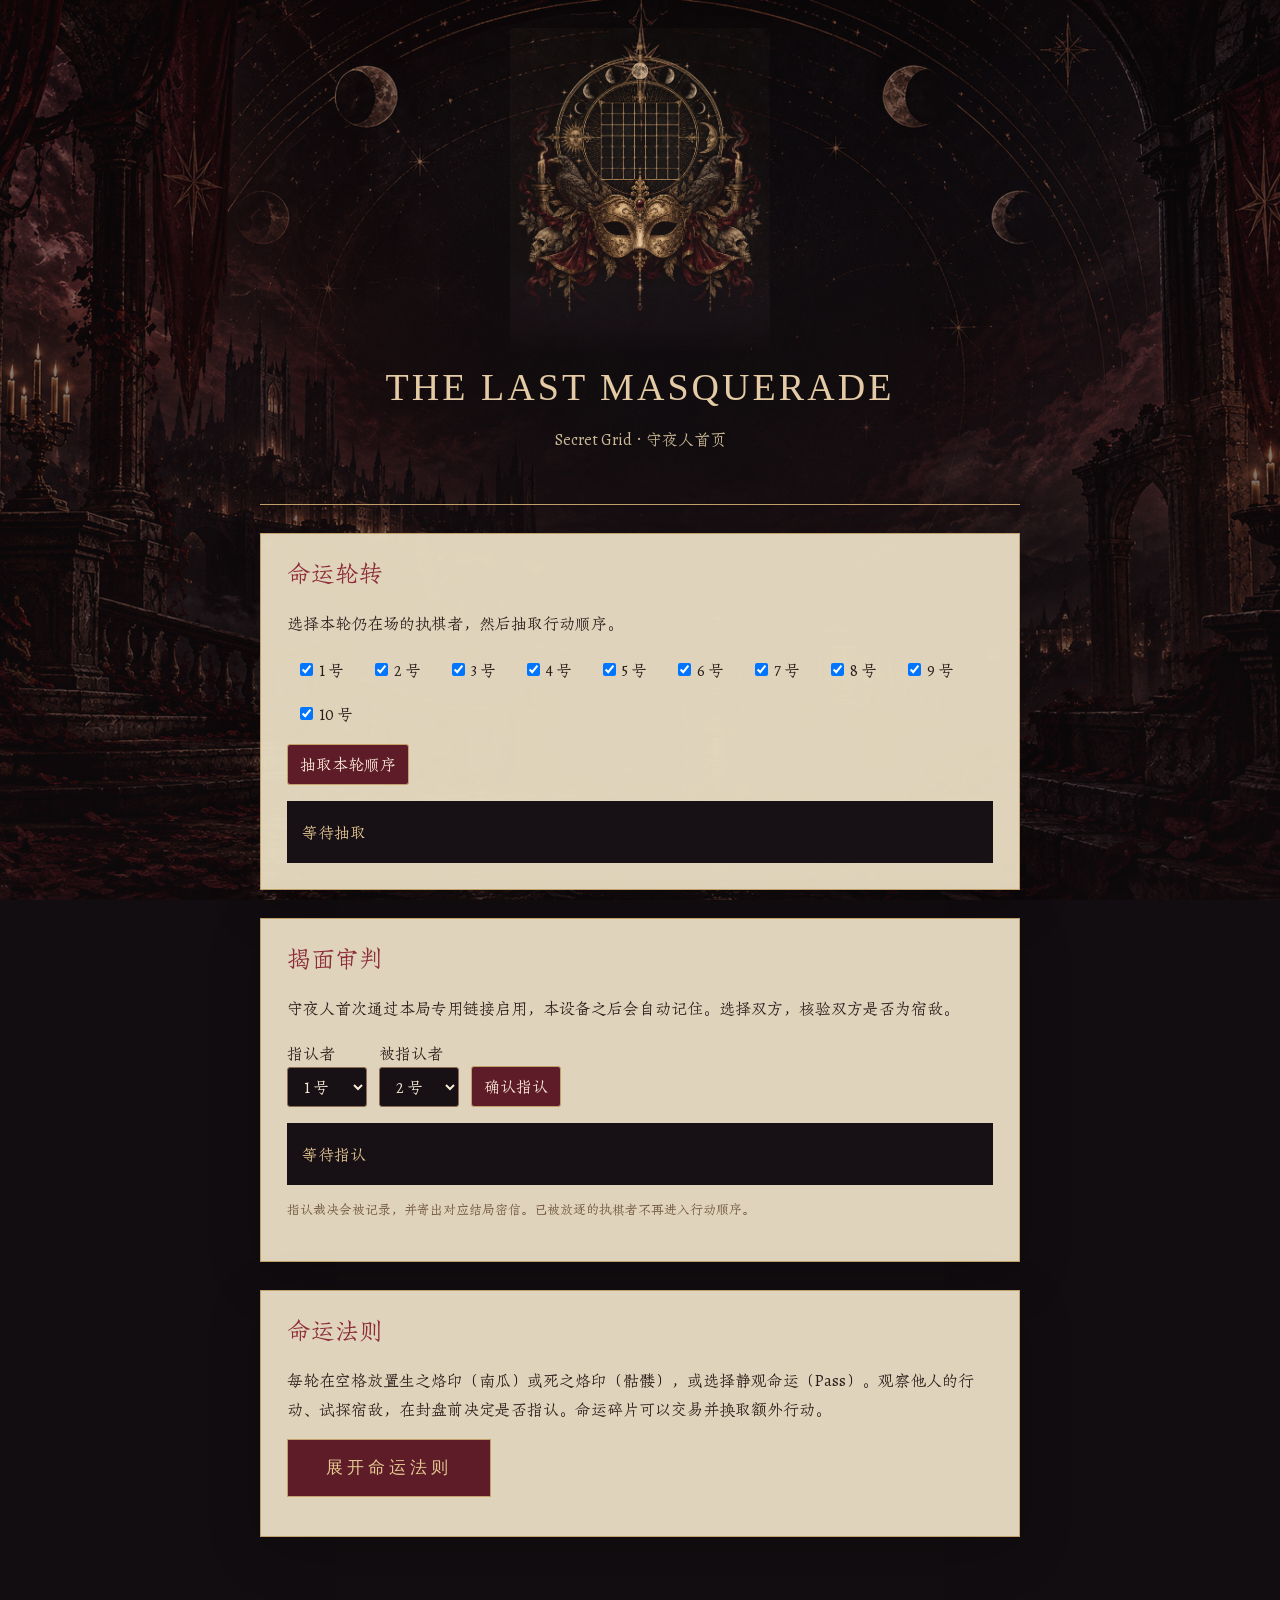
<file: site/index.html>
<!doctype html><html lang="zh-CN"><head><meta charset="utf-8"><meta name="viewport" content="width=device-width,initial-scale=1"><title>Secret Grid · 守夜人首页</title><style>
body{margin:0;background:#171115;color:#eadfce;font-family:Georgia,"Songti SC",serif}.wrap{max-width:760px;margin:auto;padding:38px 20px 80px}header{text-align:center;padding:34px 0;border-bottom:1px solid #70503d}h1{font-size:clamp(30px,7vw,47px);font-weight:normal;margin:0;color:#e4cba5}header p{color:#b9a28d}section{margin-top:28px;background:#292020;border:1px solid #64413b;padding:26px}h2{color:#d7b883;font-weight:normal;margin-top:0}p,label{line-height:1.8;color:#d0c2b2}button,input,select{font:inherit;padding:10px 12px;border:1px solid #8d6b50;border-radius:3px}input,select{background:#171115;color:#f6ead6}button{background:#74323b;color:#fff1dc;cursor:pointer}.grid{display:flex;flex-wrap:wrap;gap:9px;margin:12px 0}.grid label{background:#171115;padding:3px 9px}.result{padding:15px;background:#171115;margin-top:16px;color:#e9c995;line-height:2;min-height:24px}.row{display:flex;gap:12px;flex-wrap:wrap;align-items:end}.row label{display:flex;flex-direction:column}.note{font-size:13px;color:#b4a294}
@font-face{font-family:Zhuque;src:url(fonts/zhuque-fangsong.woff2)}body{background:#120D10;font-family:Zhuque,serif}section{background:#E8DCC2;color:#2B1D1A;border:1px solid #C2A06A}section p,section label{color:#2B1D1A}h2{color:#8C2A38}.grid label{background:transparent}.wrap{max-width:760px}header{border-color:#C2A06A}button{background:#5E1B28;border-color:#C2A06A}
body{background:linear-gradient(#120d1070,#120d10d9),url(assets/web/bg.jpg) center top/cover fixed,#120d10}
.wrap{padding-top:18px}header{padding-top:10px;padding-bottom:34px}header h1{font-family:Georgia,'Times New Roman',serif;letter-spacing:.08em;text-transform:uppercase;font-size:clamp(25px,6vw,38px)}header p{color:#cdbb98}
.hero-art{display:block;width:min(260px,70vw);height:auto;margin:0 auto 12px;mask-image:linear-gradient(#000 80%,transparent);-webkit-mask-image:linear-gradient(#000 80%,transparent)}
section .note{color:#70543e}.hero-art{mix-blend-mode:screen}section{background:#e8dcc2f5;box-shadow:0 14px 50px #0003}select{max-width:100%}
.rules-cta{display:inline-block;padding:16px 38px;background:#5e1b28;border:1px solid #c2a06a;color:#e3c98f;font:17px/1.4 'Songti SC','Noto Serif SC','Source Han Serif SC',STSong,SimSun,serif;letter-spacing:4px;text-decoration:none;text-align:center}
.rules-cta:hover{background:#74323b}.rules-cta:focus-visible,button:focus-visible,select:focus-visible{outline:2px solid #c2a06a;outline-offset:4px}
@media(max-width:600px){body{background-attachment:scroll}.hero-art{width:210px}.rules-cta{padding:15px 24px;font-size:16px;letter-spacing:3px}}
</style><link rel="stylesheet" href="page-actions.css"><link rel="stylesheet" href="host-control.css"></head><body><main class="wrap"><header><img class="hero-art" src="assets/web/hero.png" width="1122" height="1402" alt="金色假面与命运之盘"><h1>The Last Masquerade</h1><p>Secret Grid · 守夜人首页</p></header><p id="rememberedIdentity" hidden><a href="rules_new.html">返回我的密信</a></p>
<section><h2>命运轮转</h2><p>选择本轮仍在场的执棋者，然后抽取行动顺序。</p><div class="grid" id="players"></div><button id="shuffle">抽取本轮顺序</button><div class="result" id="order" aria-live="polite">等待抽取</div></section>
<section><h2>揭面审判</h2><p>守夜人首次通过本局专用链接启用，本设备之后会自动记住。选择双方，核验双方是否为宿敌。</p><div hidden><label for="key">本局核验码</label><div class="row"><input id="key" type="text" autocomplete="off" spellcheck="false" placeholder="粘贴核验码"><button id="load">启用核验</button></div><p class="note" id="keyStatus">核验码由发信脚本生成，请勿发送给执棋者。</p></div><div class="row"><label>指认者<select id="accuser"></select></label><label>被指认者<select id="target"></select></label><button id="judge">确认指认</button></div><div class="result" id="verdict" aria-live="polite">等待指认</div><p class="note">指认裁决会被记录，并寄出对应结局密信。已被放逐的执棋者不再进入行动顺序。</p></section>
<section id="endingControl" hidden><h2>午夜裁决 · 结局邮件</h2><p>指认正确，仅宿敌立即判负、被放逐并收到失败结局；指认者仍待封盘裁决；指认错误，仅指认者判负并被放逐，真正宿敌仍待封盘裁决，双方可能皆败。</p><p id="endingOverview"></p><ul id="endingPlayers"></ul><div class="ending-toolbar"><button id="refreshEndings" type="button">查看裁决进展</button><button id="revealPairs" type="button" disabled>揭晓宿敌条件</button></div><p class="note">封盘前选择每对中哪一边的棋盘条件成立。已因指认错误被放逐者，结局不再改变；双方可能皆败。</p><form id="endingChoices"></form><div class="ending-toolbar"><button id="previewSettlement" type="button" disabled>预览封盘结局</button><button id="settleGame" type="button" disabled>封盘并寄出结局</button><button id="retryEndingMail" type="button" disabled>补寄结局密信</button></div><div id="settlementPreview" aria-live="polite"></div><p class="note" id="endingStatus" role="status" aria-live="polite">等待连接裁决服务。</p></section><section><h2>命运法则</h2><p>每轮在空格放置生之烙印（南瓜）或死之烙印（骷髅），或选择静观命运（Pass）。观察他人的行动、试探宿敌，在封盘前决定是否指认。命运碎片可以交易并换取额外行动。</p><p class="note"><a class="rules-cta" href="rules_new.html#rules">展开命运法则</a></p></section></main>
<script>
const players=document.querySelector('#players');const ids=Array.from({length:10},(_,i)=>i+1);ids.forEach(n=>{const label=document.createElement('label');const box=document.createElement('input');box.type='checkbox';box.value=n;box.checked=true;label.append(box,' '+n+' 号');players.append(label)});for(const id of ['accuser','target'])ids.forEach(n=>document.querySelector('#'+id).add(new Option(n+' 号',n)));document.querySelector('#target').value='2';
document.querySelector('#shuffle').onclick=()=>{const a=[...players.querySelectorAll('input:checked')].map(x=>x.value);if(!a.length){document.querySelector('#order').textContent='请至少选择一位执棋者。';return}for(let i=a.length-1;i>0;i--){const j=Math.floor(Math.random()*(i+1));[a[i],a[j]]=[a[j],a[i]]}document.querySelector('#order').textContent=a.map(x=>x+' 号').join('　→　')};
let pairs=null;document.querySelector('#load').onclick=()=>{try{const raw=document.querySelector('#key').value.trim();if(!raw.startsWith('SG1:'))throw 0;const b=raw.slice(4).replace(/-/g,'+').replace(/_/g,'/');const p=JSON.parse(atob(b));if(!Array.isArray(p)||p.length!==10||p.some((v,i)=>!Number.isInteger(v)||v<1||v>10||v===i+1||p[v-1]!==i+1))throw 0;pairs=p;document.querySelector('#key').value='';document.querySelector('#keyStatus').textContent='核验已启用。本局信息保存在当前页面内。';document.querySelector('#verdict').textContent='等待指认'}catch(e){pairs=null;document.querySelector('#keyStatus').textContent='核验码无效，请检查后重新输入。'}};
document.querySelector('#judge').onclick=()=>{const a=Number(document.querySelector('#accuser').value),b=Number(document.querySelector('#target').value);const out=document.querySelector('#verdict');if(!pairs){out.textContent='请守夜人使用本局专用链接启用核验。';return}if(a===b){out.textContent='请选择两位不同的执棋者。';return}out.textContent=pairs[a-1]===b?'指认正确。':'指认错误。'};
</script><script src="secret-grid-codec.js"></script><script src="identity-nav.js"></script><script src="host-control.js?v=accusation-v2"></script><script src="session.js?v=wording-2"></script></body></html>
</file>
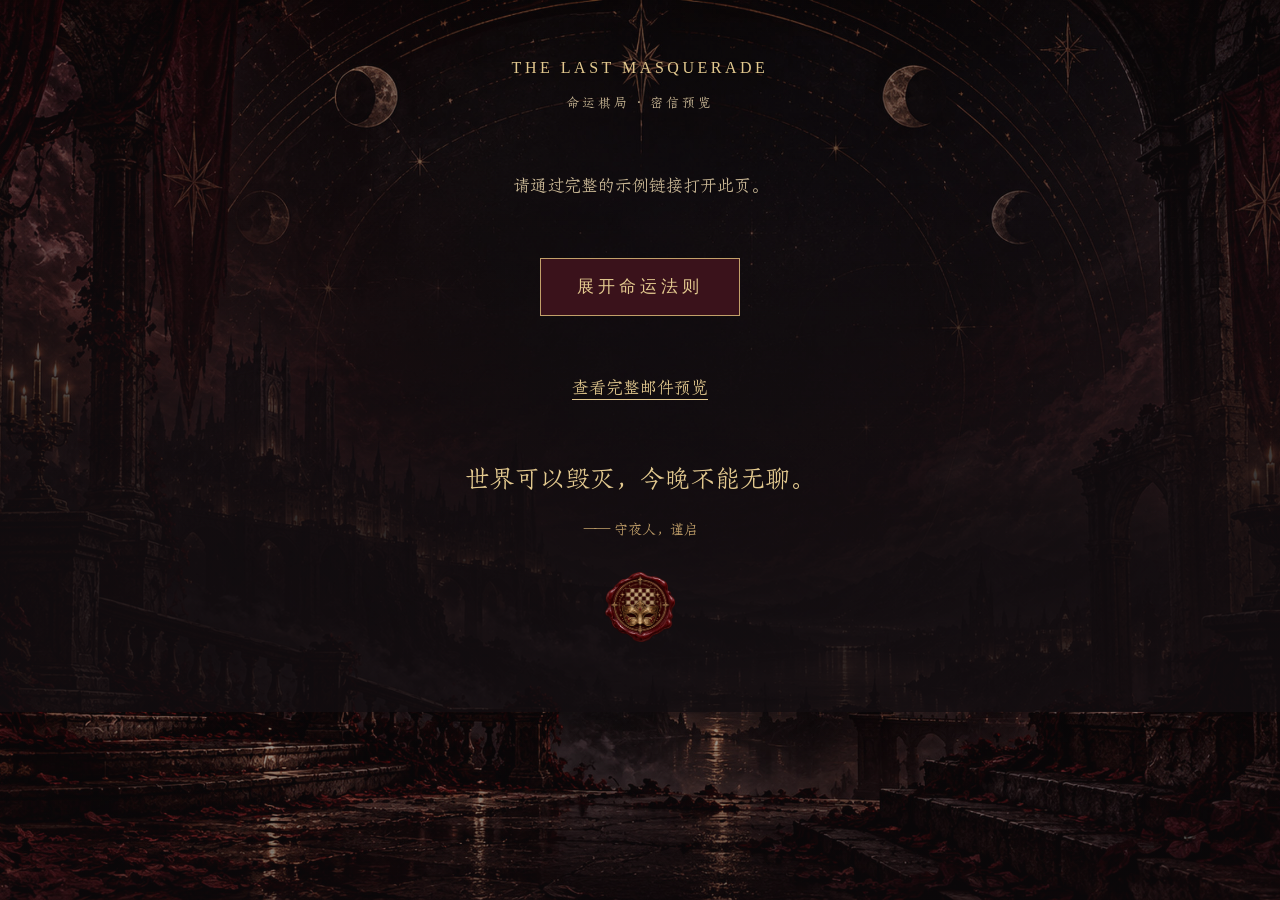
<file: site/badge-preview.html>
<!doctype html><html lang="zh-CN"><head><meta charset="utf-8"><meta name="viewport" content="width=device-width,initial-scale=1"><meta name="referrer" content="no-referrer"><title>身份密信 · 徽章预览</title><link rel="stylesheet" href="badge-preview.css"><link rel="stylesheet" href="page-actions.css?v=context-nav-3"></head><body data-preview="true"><div id="gate" hidden></div><header class="masthead"><a href="rules_new.html#rules">THE LAST MASQUERADE</a><span>命运棋局 · 密信预览</span></header><main><section id="identity" hidden></section><p class="empty-note" id="previewHint">请通过完整的示例链接打开此页。</p><div class="public-link"><a href="rules_new.html#rules">展开命运法则</a></div><p class="empty-note"><a id="emailPreviewLink" href="email-preview.html">查看完整邮件预览</a></p></main><footer><p>世界可以毁灭，今晚不能无聊。</p><span>—— 守夜人，谨启</span><img src="assets/seal.png" width="70" height="70" alt="守夜人的火漆印"></footer><script src="secret-grid-codec.js"></script><script src="identity-nav.js?v=context-nav-3"></script><script src="session.js?v=navigation-1"></script><script>document.getElementById('emailPreviewLink').href='email-preview.html'+location.hash;if(location.hash.includes('player='))document.getElementById('previewHint').hidden=true;</script></body></html>
</file>
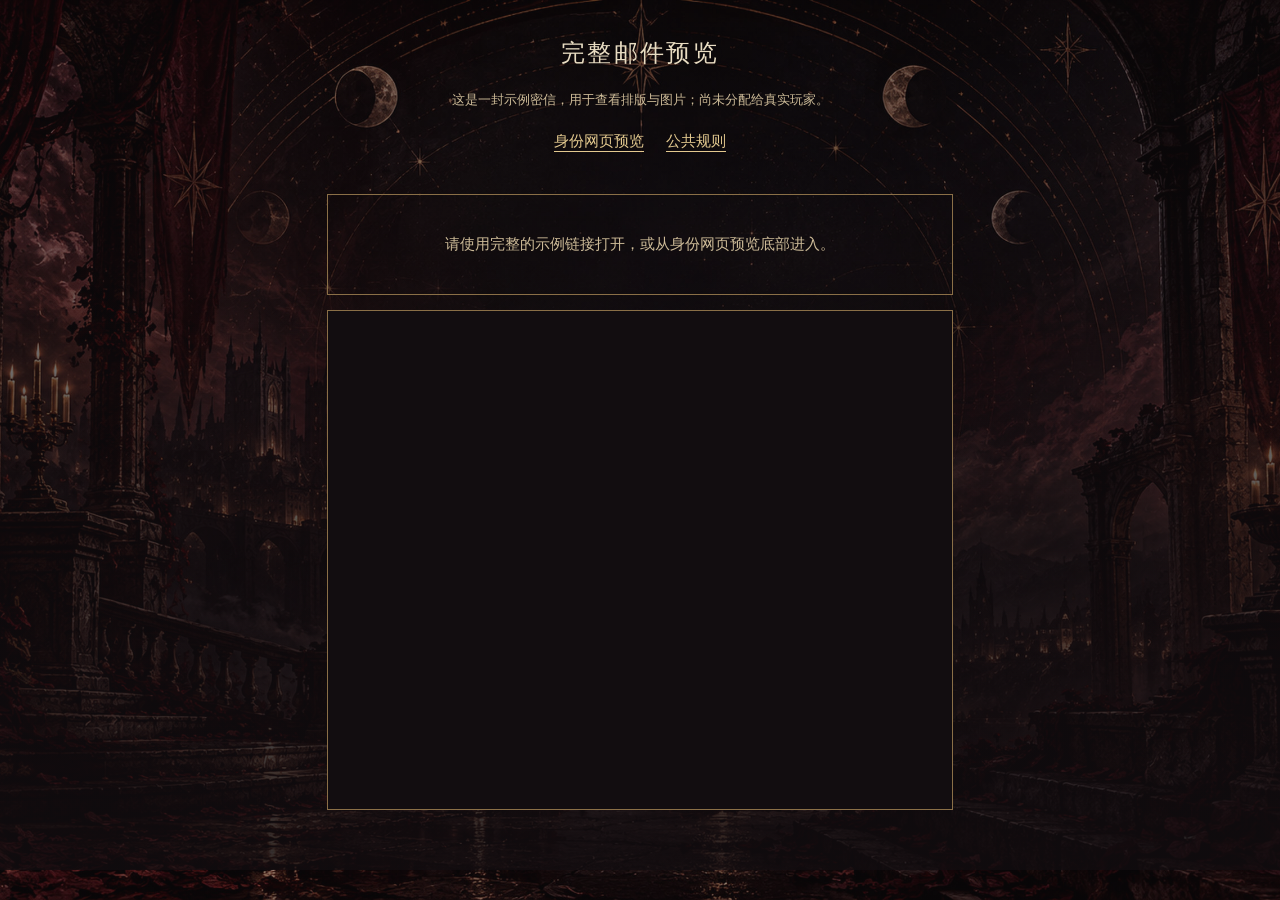
<file: site/email-preview.html>
<!doctype html><html lang="zh-CN"><head><meta charset="utf-8"><meta name="viewport" content="width=device-width,initial-scale=1"><meta name="referrer" content="no-referrer"><title>完整邮件预览 · Secret Grid</title><style>
*{box-sizing:border-box}body{margin:0;background:linear-gradient(#120d1070,#120d10da),url(assets/web/bg.jpg) center top/cover fixed,#120d10;color:#e8dcc2;font:15px/1.8 'Songti SC',SimSun,serif}header{max-width:760px;margin:auto;padding:32px 24px 24px;text-align:center}h1{font-size:24px;font-weight:400;letter-spacing:.1em;margin:0 0 12px}header p{font-size:13px;color:#cdbb98}nav{display:flex;justify-content:center;gap:22px;flex-wrap:wrap;margin-top:16px}a{color:#e3c98f;text-underline-offset:5px}a:focus-visible{outline:2px solid #e3c98f;outline-offset:4px}main{max-width:650px;margin:0 auto 60px;padding:0 12px}iframe{display:block;width:100%;height:500px;border:1px solid #8a6f47;background:#120d10}.notice{text-align:center;padding:36px 20px;border:1px solid #8a6f47;color:#cdbb98}@media(max-width:600px){body{background-attachment:scroll}header{padding:24px 18px 18px}main{padding:0}iframe{border-width:1px 0}}
</style><link rel="stylesheet" href="page-actions.css?v=context-nav-3"></head><body><header><h1>完整邮件预览</h1><p>这是一封示例密信，用于查看排版与图片；尚未分配给真实玩家。</p><nav><a id="identityLink" href="badge-preview.html">身份网页预览</a><a href="rules_new.html#rules" target="_blank" rel="noopener">公共规则</a></nav></header><main><p class="notice" id="previewStatus" role="status">正在读取示例密信……</p><iframe id="emailFrame" title="Claude 版完整邮件" sandbox="allow-same-origin allow-popups allow-popups-to-escape-sandbox" hidden></iframe></main><script src="secret-grid-codec.js"></script><script src="identity-nav.js?v=context-nav-3"></script><script src="email-preview.js?v=mark-highlight-2"></script></body></html>
</file>
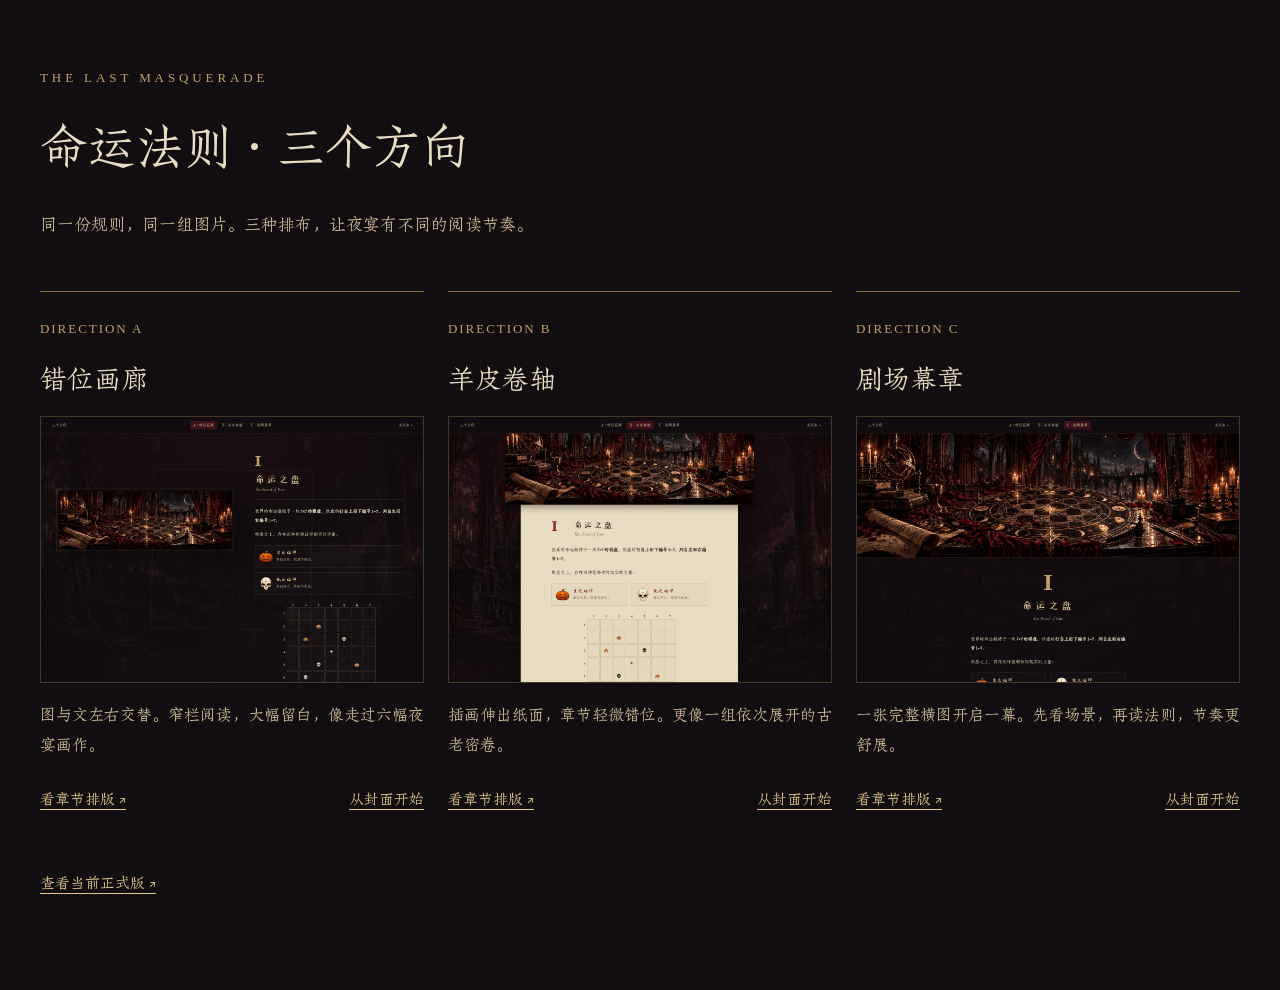
<file: site/previews.html>
<!doctype html><html lang="zh-CN"><head><meta charset="utf-8"><meta name="viewport" content="width=device-width,initial-scale=1"><title>命运法则 · 三个设计方向</title><style>
@font-face{font-family:Zhuque;src:url(fonts/zhuque-fangsong.woff2);font-display:swap}
*{box-sizing:border-box}body{margin:0;background:#120d10;color:#e8dcc2;font:17px/1.9 Zhuque,"Songti SC",serif}main{max-width:1480px;margin:auto;padding:70px 40px 90px}header{max-width:760px;margin-bottom:50px}.eyebrow{font:13px Georgia,serif;letter-spacing:.3em;color:#c2a06a}h1{font-weight:400;font-size:clamp(30px,4vw,48px);margin:15px 0}header p{color:#cdbb98}a{color:#e3c98f;text-underline-offset:5px}a:focus-visible{outline:2px solid #e3c98f;outline-offset:5px}.choices{display:grid;grid-template-columns:repeat(3,minmax(0,1fr));gap:24px}article{border-top:1px solid #8a6f47;padding-top:20px;min-width:0}article>a{display:block;text-decoration:none}article img{display:block;width:100%;height:auto;aspect-ratio:1440/1000;border:1px solid #c2a06a44;transition:border-color .2s}article>a:hover img{border-color:#e3c98f}.label{color:#c2a06a;font:13px Georgia,serif;letter-spacing:.15em}h2{font-size:27px;font-weight:400;margin:8px 0 12px}article p{font-size:16px;color:#cdbb98;min-height:64px}.links{display:flex;justify-content:space-between;gap:12px;margin-top:22px;font-size:15px}.back{display:inline-block;margin-top:56px;font-size:15px}@media(max-width:850px){main{padding:40px 22px}.choices{grid-template-columns:1fr;gap:50px}header{margin-bottom:34px}article p{min-height:0}.links{margin-top:16px}}@media(prefers-reduced-motion:reduce){*{transition:none!important}}
</style></head><body><main><header><div class="eyebrow">THE LAST MASQUERADE</div><h1>命运法则 · 三个方向</h1><p>同一份规则，同一组图片。三种排布，让夜宴有不同的阅读节奏。</p></header><div class="choices">
<article><span class="label">DIRECTION A</span><h2>错位画廊</h2><a href="rules-gallery.html#chapter-1" aria-label="查看 A 错位画廊"><img src="preview-shots/gallery.jpg" width="1440" height="1000" alt="完整横图置左，金色标题和规则正文置右的暗色双栏版式"></a><p>图与文左右交替。窄栏阅读，大幅留白，像走过六幅夜宴画作。</p><div class="links"><a href="rules-gallery.html#chapter-1">看章节排版 ↗</a><a href="rules-gallery.html">从封面开始</a></div></article>
<article><span class="label">DIRECTION B</span><h2>羊皮卷轴</h2><a href="rules-scroll.html#chapter-1" aria-label="查看 B 羊皮卷轴"><img src="preview-shots/scroll.jpg" width="1440" height="1000" alt="横幅插画伸出羊皮纸边缘，酒红章节号与黑色正文的卷轴版式"></a><p>插画伸出纸面，章节轻微错位。更像一组依次展开的古老密卷。</p><div class="links"><a href="rules-scroll.html#chapter-1">看章节排版 ↗</a><a href="rules-scroll.html">从封面开始</a></div></article>
<article><span class="label">DIRECTION C</span><h2>剧场幕章</h2><a href="rules-theatre.html#chapter-1" aria-label="查看 C 剧场幕章"><img src="preview-shots/theatre.jpg" width="1440" height="1000" alt="完整宽幅插图下方连接居中大章节号和规则正文的剧场版式"></a><p>一张完整横图开启一幕。先看场景，再读法则，节奏更舒展。</p><div class="links"><a href="rules-theatre.html#chapter-1">看章节排版 ↗</a><a href="rules-theatre.html">从封面开始</a></div></article>
</div><a class="back" href="rules_new.html#rules">查看当前正式版 ↗</a></main></body></html>
</file>
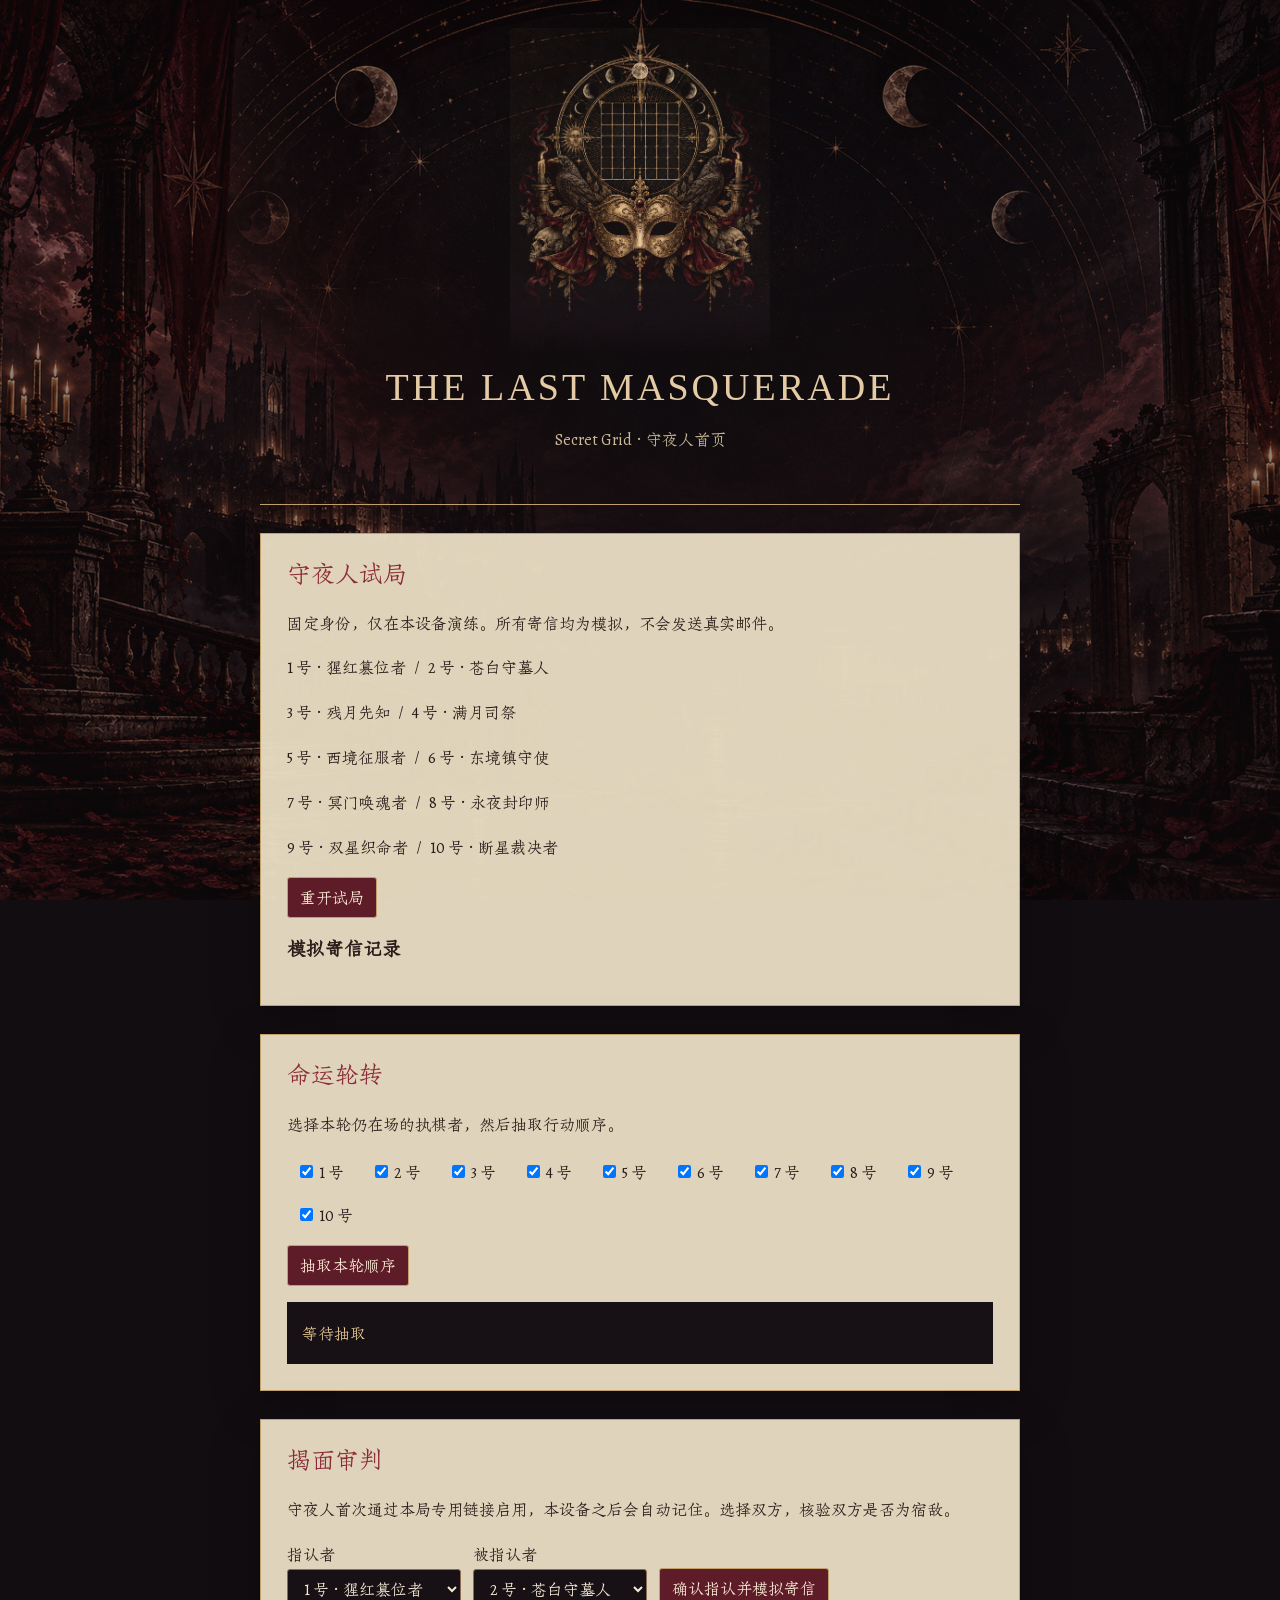
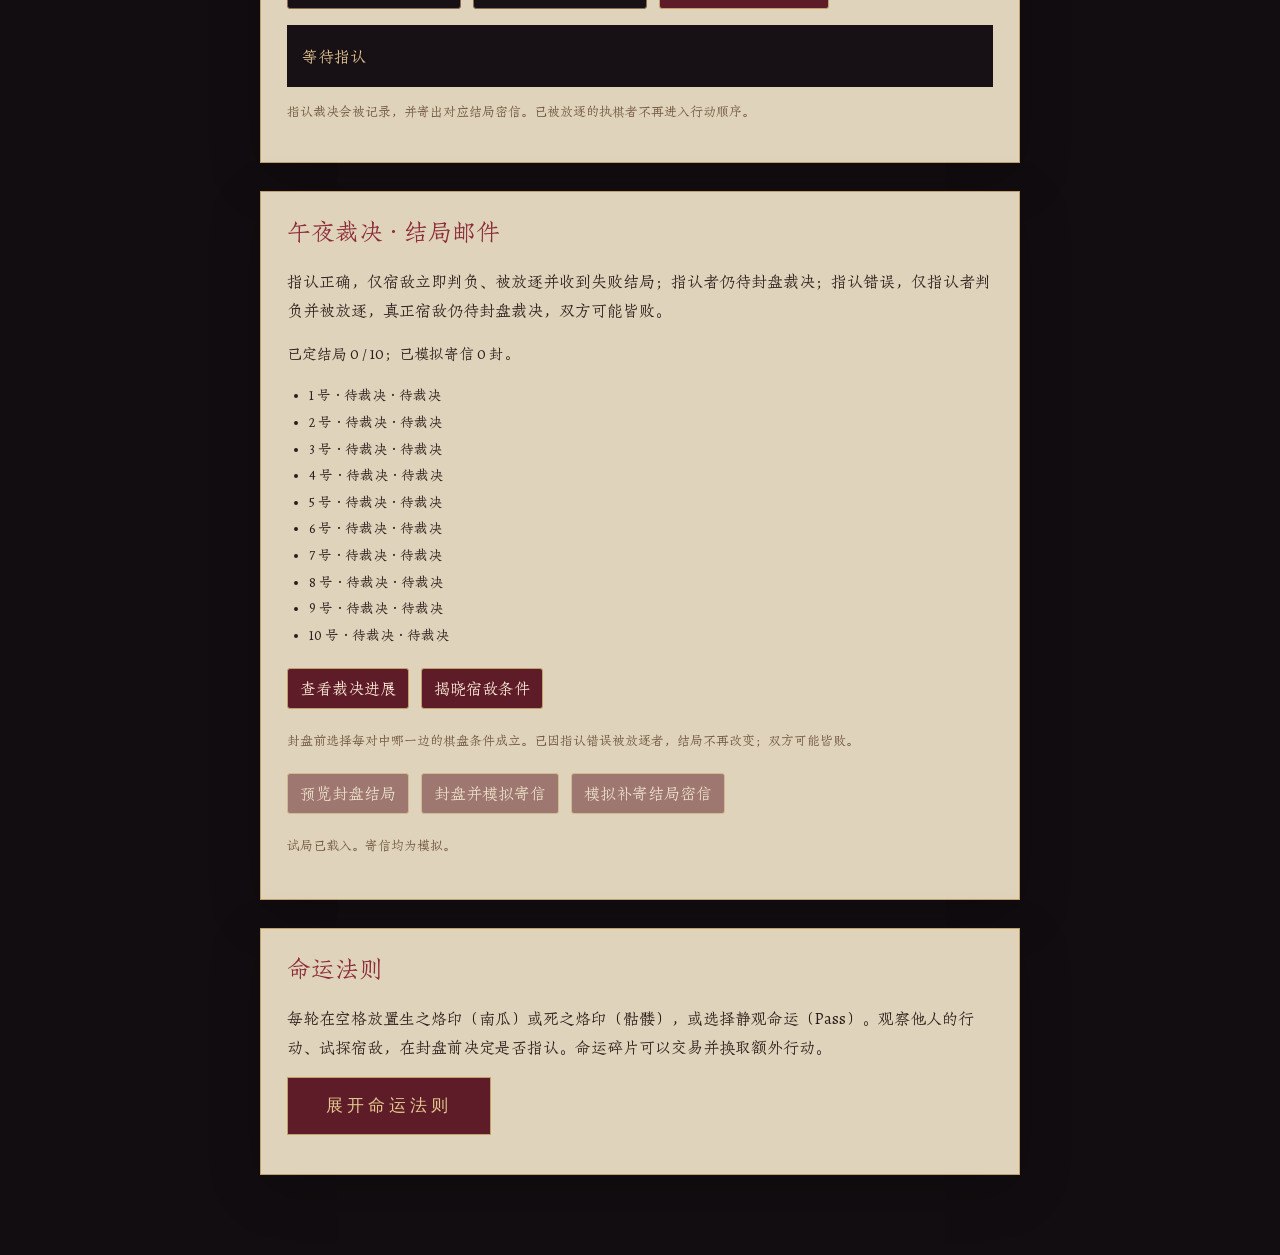
<file: site/test.html>
<!doctype html><html lang="zh-CN"><head><meta charset="utf-8"><meta name="viewport" content="width=device-width,initial-scale=1"><title>Secret Grid · 守夜人试局</title><style>
body{margin:0;background:#171115;color:#eadfce;font-family:Georgia,"Songti SC",serif}.wrap{max-width:760px;margin:auto;padding:38px 20px 80px}header{text-align:center;padding:34px 0;border-bottom:1px solid #70503d}h1{font-size:clamp(30px,7vw,47px);font-weight:normal;margin:0;color:#e4cba5}header p{color:#b9a28d}section{margin-top:28px;background:#292020;border:1px solid #64413b;padding:26px}h2{color:#d7b883;font-weight:normal;margin-top:0}p,label{line-height:1.8;color:#d0c2b2}button,input,select{font:inherit;padding:10px 12px;border:1px solid #8d6b50;border-radius:3px}input,select{background:#171115;color:#f6ead6}button{background:#74323b;color:#fff1dc;cursor:pointer}.grid{display:flex;flex-wrap:wrap;gap:9px;margin:12px 0}.grid label{background:#171115;padding:3px 9px}.result{padding:15px;background:#171115;margin-top:16px;color:#e9c995;line-height:2;min-height:24px}.row{display:flex;gap:12px;flex-wrap:wrap;align-items:end}.row label{display:flex;flex-direction:column}.note{font-size:13px;color:#b4a294}
@font-face{font-family:Zhuque;src:url(fonts/zhuque-fangsong.woff2)}body{background:#120D10;font-family:Zhuque,serif}section{background:#E8DCC2;color:#2B1D1A;border:1px solid #C2A06A}section p,section label{color:#2B1D1A}h2{color:#8C2A38}.grid label{background:transparent}.wrap{max-width:760px}header{border-color:#C2A06A}button{background:#5E1B28;border-color:#C2A06A}
body{background:linear-gradient(#120d1070,#120d10d9),url(assets/web/bg.jpg) center top/cover fixed,#120d10}
.wrap{padding-top:18px}header{padding-top:10px;padding-bottom:34px}header h1{font-family:Georgia,'Times New Roman',serif;letter-spacing:.08em;text-transform:uppercase;font-size:clamp(25px,6vw,38px)}header p{color:#cdbb98}
.hero-art{display:block;width:min(260px,70vw);height:auto;margin:0 auto 12px;mask-image:linear-gradient(#000 80%,transparent);-webkit-mask-image:linear-gradient(#000 80%,transparent)}
section .note{color:#70543e}.hero-art{mix-blend-mode:screen}section{background:#e8dcc2f5;box-shadow:0 14px 50px #0003}select{max-width:100%}
.rules-cta{display:inline-block;padding:16px 38px;background:#5e1b28;border:1px solid #c2a06a;color:#e3c98f;font:17px/1.4 'Songti SC','Noto Serif SC','Source Han Serif SC',STSong,SimSun,serif;letter-spacing:4px;text-decoration:none;text-align:center}
.rules-cta:hover{background:#74323b}.rules-cta:focus-visible,button:focus-visible,select:focus-visible{outline:2px solid #c2a06a;outline-offset:4px}
@media(max-width:600px){body{background-attachment:scroll}.hero-art{width:210px}.rules-cta{padding:15px 24px;font-size:16px;letter-spacing:3px}}
</style><link rel="stylesheet" href="page-actions.css"><link rel="stylesheet" href="host-control.css"></head><body><main class="wrap"><header><img class="hero-art" src="assets/web/hero.png" width="1122" height="1402" alt="金色假面与命运之盘"><h1>The Last Masquerade</h1><p>Secret Grid · 守夜人首页</p></header>
<section><h2>守夜人试局</h2><p>固定身份，仅在本设备演练。所有寄信均为模拟，不会发送真实邮件。</p><div id="demoRoster"></div><button id="resetDemo" type="button">重开试局</button><h3>模拟寄信记录</h3><ul id="demoMailLog"></ul></section><section><h2>命运轮转</h2><p>选择本轮仍在场的执棋者，然后抽取行动顺序。</p><div class="grid" id="players"></div><button id="shuffle">抽取本轮顺序</button><div class="result" id="order" aria-live="polite">等待抽取</div></section>
<section><h2>揭面审判</h2><p>守夜人首次通过本局专用链接启用，本设备之后会自动记住。选择双方，核验双方是否为宿敌。</p><div hidden><label for="key">本局核验码</label><div class="row"><input id="key" type="text" autocomplete="off" spellcheck="false" placeholder="粘贴核验码"><button id="load">启用核验</button></div><p class="note" id="keyStatus">核验码由发信脚本生成，请勿发送给执棋者。</p></div><div class="row"><label>指认者<select id="accuser"></select></label><label>被指认者<select id="target"></select></label><button id="judge">确认指认</button></div><div class="result" id="verdict" aria-live="polite">等待指认</div><p class="note">指认裁决会被记录，并寄出对应结局密信。已被放逐的执棋者不再进入行动顺序。</p></section>
<section id="endingControl" hidden><h2>午夜裁决 · 结局邮件</h2><p>指认正确，仅宿敌立即判负、被放逐并收到失败结局；指认者仍待封盘裁决；指认错误，仅指认者判负并被放逐，真正宿敌仍待封盘裁决，双方可能皆败。</p><p id="endingOverview"></p><ul id="endingPlayers"></ul><div class="ending-toolbar"><button id="refreshEndings" type="button">查看裁决进展</button><button id="revealPairs" type="button" disabled>揭晓宿敌条件</button></div><p class="note">封盘前选择每对中哪一边的棋盘条件成立。已因指认错误被放逐者，结局不再改变；双方可能皆败。</p><form id="endingChoices"></form><div class="ending-toolbar"><button id="previewSettlement" type="button" disabled>预览封盘结局</button><button id="settleGame" type="button" disabled>封盘并模拟寄信</button><button id="retryEndingMail" type="button" disabled>模拟补寄结局密信</button></div><div id="settlementPreview" aria-live="polite"></div><p class="note" id="endingStatus" role="status" aria-live="polite">等待连接裁决服务。</p></section><section><h2>命运法则</h2><p>每轮在空格放置生之烙印（南瓜）或死之烙印（骷髅），或选择静观命运（Pass）。观察他人的行动、试探宿敌，在封盘前决定是否指认。命运碎片可以交易并换取额外行动。</p><p class="note"><a class="rules-cta" href="rules_new.html#rules">展开命运法则</a></p></section></main>
<script>
const players=document.querySelector('#players');const ids=Array.from({length:10},(_,i)=>i+1);ids.forEach(n=>{const label=document.createElement('label');const box=document.createElement('input');box.type='checkbox';box.value=n;box.checked=true;label.append(box,' '+n+' 号');players.append(label)});for(const id of ['accuser','target'])ids.forEach(n=>document.querySelector('#'+id).add(new Option(n+' 号',n)));document.querySelector('#target').value='2';
document.querySelector('#shuffle').onclick=()=>{const a=[...players.querySelectorAll('input:checked')].map(x=>x.value);if(!a.length){document.querySelector('#order').textContent='请至少选择一位执棋者。';return}for(let i=a.length-1;i>0;i--){const j=Math.floor(Math.random()*(i+1));[a[i],a[j]]=[a[j],a[i]]}document.querySelector('#order').textContent=a.map(x=>x+' 号').join('　→　')};
let pairs=null;document.querySelector('#load').onclick=()=>{try{const raw=document.querySelector('#key').value.trim();if(!raw.startsWith('SG1:'))throw 0;const b=raw.slice(4).replace(/-/g,'+').replace(/_/g,'/');const p=JSON.parse(atob(b));if(!Array.isArray(p)||p.length!==10||p.some((v,i)=>!Number.isInteger(v)||v<1||v>10||v===i+1||p[v-1]!==i+1))throw 0;pairs=p;document.querySelector('#key').value='';document.querySelector('#keyStatus').textContent='核验已启用。本局信息保存在当前页面内。';document.querySelector('#verdict').textContent='等待指认'}catch(e){pairs=null;document.querySelector('#keyStatus').textContent='核验码无效，请检查后重新输入。'}};
document.querySelector('#judge').onclick=()=>{const a=Number(document.querySelector('#accuser').value),b=Number(document.querySelector('#target').value);const out=document.querySelector('#verdict');if(!pairs){out.textContent='请守夜人使用本局专用链接启用核验。';return}if(a===b){out.textContent='请选择两位不同的执棋者。';return}out.textContent=pairs[a-1]===b?'指认正确。':'指认错误。'};
</script><script src="demo-session.js?v=accusation-v2"></script><script src="host-control.js?v=accusation-v2"></script><script>window.dispatchEvent(new CustomEvent("secretgrid:host",{detail:{gameId:"demo",controlKey:"demo"}}));</script></body></html>
</file>
<file: site/page-actions.css>
.page-actions{display:flex;justify-content:center;gap:14px;flex-wrap:wrap;margin:34px auto;max-width:760px;padding:0 20px}
.page-actions a{display:inline-block;padding:14px 24px;border:1px solid #c2a06a;background:#5e1b28;color:#e3c98f;font:16px/1.6 'Songti SC','Noto Serif SC',SimSun,serif;letter-spacing:2px;text-decoration:none;text-align:center}
.page-actions a:hover{background:#74323b}.page-actions a:focus-visible{outline:2px solid #e3c98f;outline-offset:4px}
.page-actions .secondary{background:#17121a}.page-actions .secondary:hover{background:#292020}
#rememberedIdentity a{color:#e3c98f;text-underline-offset:4px}
@media(max-width:380px){.page-actions{gap:10px;padding:0 16px}.page-actions a{font-size:15px;padding:12px 16px;letter-spacing:1px}}
.page-actions[hidden],.page-actions [hidden]{display:none}
</file>
<file: site/host-control.css>
#endingControl{scroll-margin-top:24px}.ending-toolbar{display:flex;gap:12px;flex-wrap:wrap;margin:20px 0}#endingPlayers{padding-left:22px;font-size:14px;line-height:1.9}#endingChoices fieldset{border:1px solid #8a6f4780;padding:18px;margin:24px 0}#endingChoices legend{padding:0 8px;color:#74323b}.condition-option{display:flex;align-items:flex-start;gap:12px;margin:12px 0}.condition-option input{flex:none;margin-top:9px}.condition-option>span{display:block;min-width:0}.condition-goal{display:block;margin-top:6px;font-size:15px}.condition-option small{display:block;color:#74323b;font-size:13px;margin-top:6px}#settlementPreview{border-top:1px solid #8a6f4766;margin-top:24px}#settlementPreview:empty{display:none}#settlementPreview h3{color:#74323b;font-weight:400}#settlementPreview li{line-height:1.9}.double-loss{font-weight:bold;color:#74323b!important}#endingControl button:disabled,#judge:disabled,#shuffle:disabled{opacity:.5;cursor:not-allowed}#endingStatus{min-height:2em}#endingOverview{font-size:15px}#endingChoices input{accent-color:#74323b}@media(max-width:420px){#endingChoices fieldset{padding:12px}.ending-toolbar{gap:8px}.ending-toolbar button{font-size:15px;padding:10px}}
</file>
<file: site/badge-preview.css>
@font-face{font-family:Zhuque;src:url(fonts/zhuque-fangsong.woff2);font-display:swap}@font-face{font-family:"Zhi Mang Xing";src:url(fonts/zhi-mang-xing.woff2);font-display:swap}
:root{--void:#120d10;--paper:#e8dcc2;--shade:#cdbb98;--gold:#c2a06a;--bright:#e3c98f;--wine:#3a121b}
*{box-sizing:border-box}html{scroll-behavior:smooth}body{margin:0;color:var(--paper);background:linear-gradient(#120d1066,#120d10df 75%),url(assets/web/bg.jpg) center top/cover fixed,var(--void);font:17px/2 Zhuque,"Songti SC",serif}a{color:var(--bright);text-underline-offset:6px}a:focus-visible{outline:2px solid var(--bright);outline-offset:6px}
.masthead{max-width:800px;margin:0 auto;padding:56px 28px 36px;display:flex;flex-direction:column;gap:10px;text-align:center}.masthead a{font:16px/1.5 Georgia,serif;letter-spacing:.22em;text-decoration:none}.masthead span{font-size:13px;letter-spacing:.22em;color:var(--shade)}
main{max-width:740px;margin:0 auto;padding:0 24px}#identity:not([hidden]){display:flex;flex-direction:column;position:relative;padding:40px 54px 48px!important;background:linear-gradient(160deg,#3a121bf0,#17121af5 62%);border:1px solid #c2a06a99!important;box-shadow:0 24px 90px #0007;scroll-margin-top:30px}
#identity:before{content:"";position:absolute;inset:9px;border:1px solid #c2a06a33;pointer-events:none}#identity>p:first-child{order:0;font-size:12px;letter-spacing:.2em;color:var(--shade);text-align:center;margin:6px 0 12px}
#identity>img{order:1;width:min(290px,80%)!important;margin:12px auto 24px!important;filter:drop-shadow(0 10px 24px #0005)}
#identity>h2{order:2;font:400 clamp(34px,7vw,48px)/1.5 "Zhi Mang Xing",serif;color:var(--bright);text-align:center;letter-spacing:.12em;margin:0}
#identity>p:nth-of-type(2){order:2;font:italic 18px/1.6 Georgia,serif;color:var(--gold);text-align:center;margin:8px 0 36px}
#identity>p,#identity>h3{order:3}#identity>p{margin:0 0 22px}#identity>h3{font:400 23px/1.7 Zhuque,serif;letter-spacing:.08em;color:var(--bright);padding-top:24px;border-top:1px solid #c2a06a44;margin:12px 0 16px}
#identity strong{color:var(--bright);font-weight:700}#identity>p:last-child{font-size:13px;color:var(--shade);margin-top:20px;text-align:center}
.public-link{text-align:center;padding:38px 0}.public-link a{display:inline-block;padding:16px 36px;border:1px solid var(--gold);background:#3a121b;font:17px/1.4 "Songti SC","Noto Serif SC","Source Han Serif SC",STSong,SimSun,serif;letter-spacing:4px;text-decoration:none}.public-link a:hover{background:#5e1b28}
.empty-note{text-align:center;color:var(--shade)}footer{text-align:center;padding:20px 20px 70px}footer p{font-size:clamp(17px,4.4vw,25px);color:var(--bright);white-space:nowrap;margin:12px 0 8px}footer span{font-size:14px;color:var(--gold)}footer img{display:block;object-fit:contain;margin:26px auto 0}
@media(max-width:600px){body{font-size:16px;background-attachment:scroll}.masthead{padding:32px 18px 26px}.masthead a{font-size:13px}main{padding:0 16px}#identity:not([hidden]){padding:30px 25px 26px!important}#identity>img{width:min(240px,85%)!important}#identity>h3{font-size:21px}#identity>p:nth-of-type(2){font-size:16px}}
@media(prefers-reduced-motion:reduce){html{scroll-behavior:auto}}
</file>
